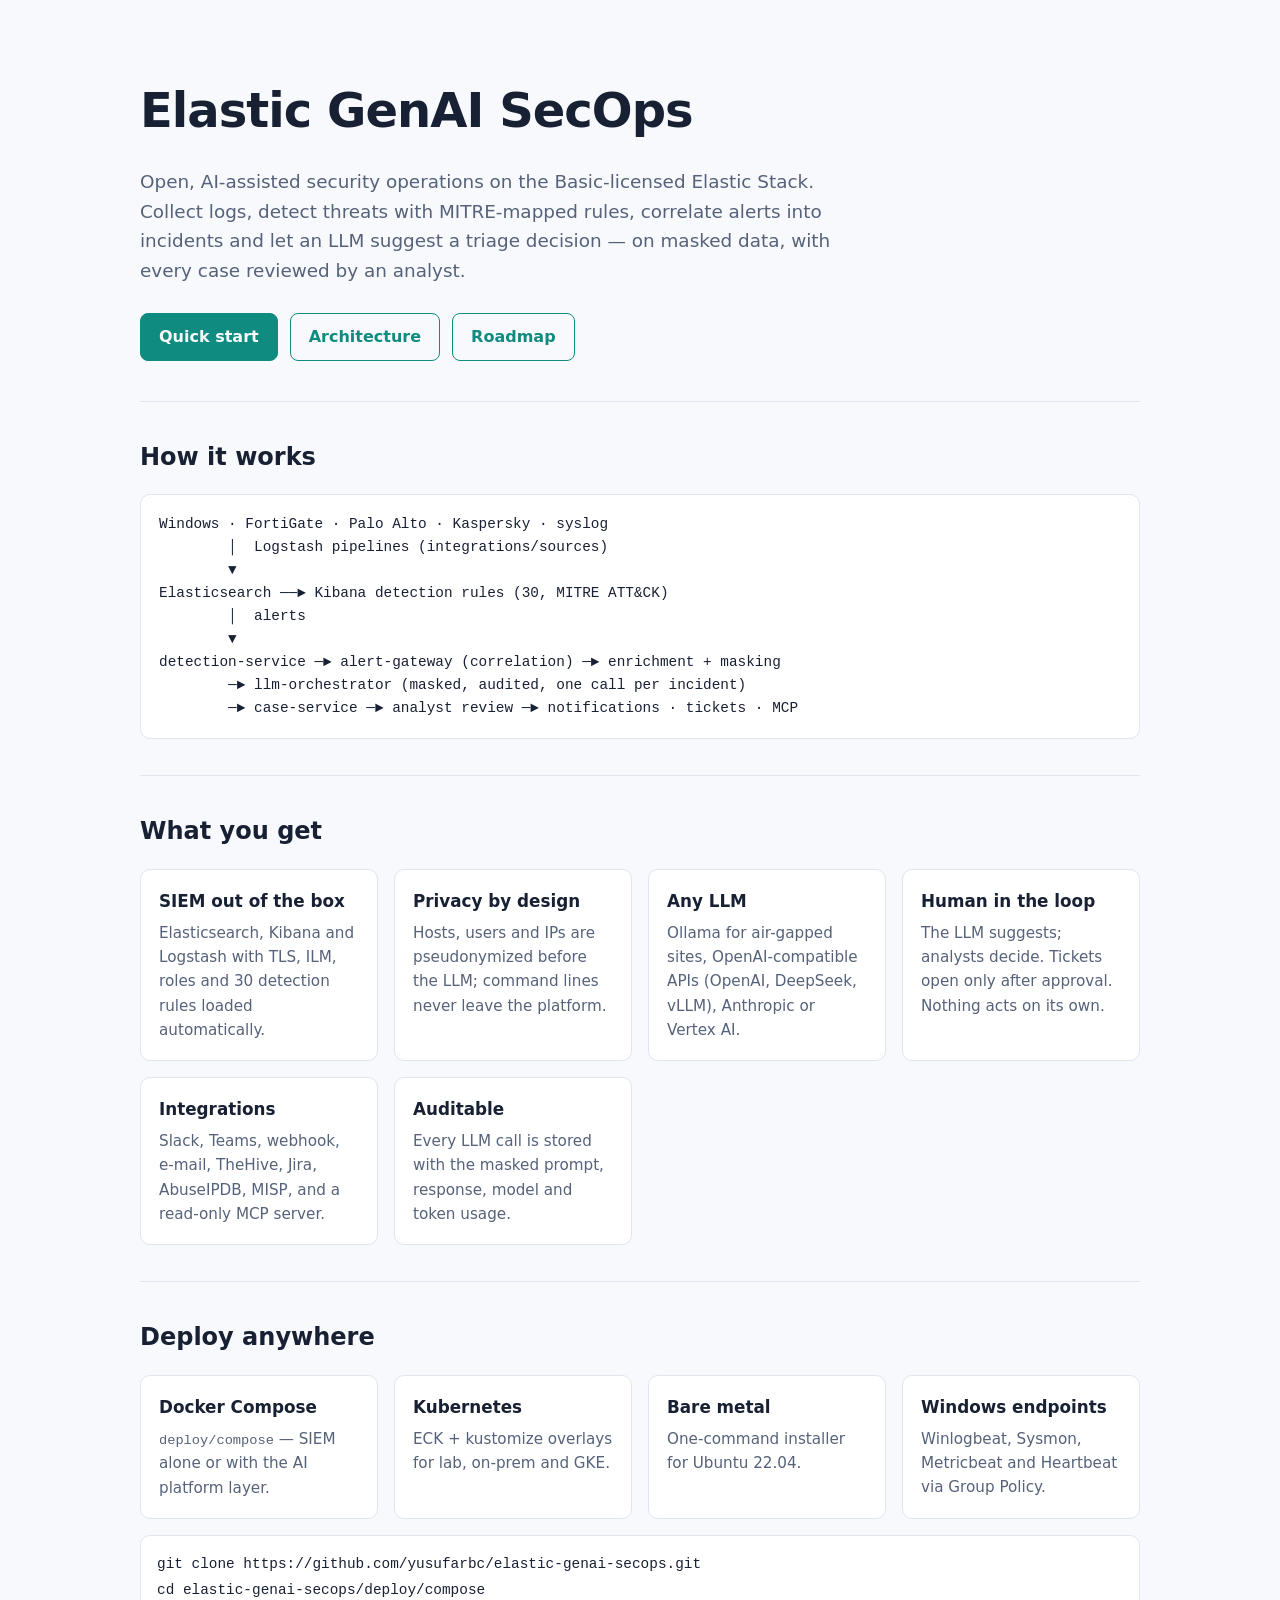
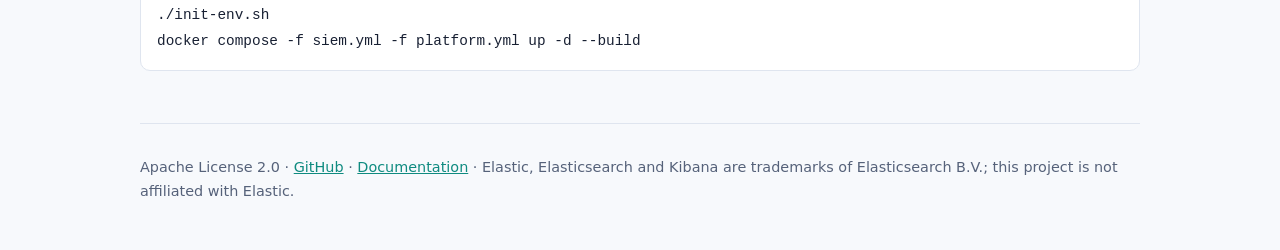
<file: website/index.html>
<!doctype html>
<html lang="en">
<head>
  <meta charset="utf-8">
  <meta name="viewport" content="width=device-width, initial-scale=1">
  <title>Elastic GenAI SecOps</title>
  <meta name="description" content="Open, AI-assisted security operations on the Basic-licensed Elastic Stack: log collection, detection, incident correlation, masked LLM triage and analyst cases.">
  <style>
    :root { --bg: #0b1220; --panel: #121a2b; --text: #e6ebf5; --muted: #9aa7bd; --accent: #36c2b4; --border: #24304a; }
    @media (prefers-color-scheme: light) {
      :root { --bg: #f7f9fc; --panel: #ffffff; --text: #182033; --muted: #56627a; --accent: #0f8b80; --border: #dfe5ef; }
    }
    * { box-sizing: border-box; }
    body { margin: 0; font: 16px/1.6 system-ui, -apple-system, "Segoe UI", Roboto, sans-serif; background: var(--bg); color: var(--text); }
    a { color: var(--accent); }
    .wrap { max-width: 1040px; margin: 0 auto; padding: 0 20px; }
    header { padding: 72px 0 40px; }
    h1 { font-size: clamp(2rem, 5vw, 3rem); margin: 0 0 12px; letter-spacing: -0.02em; }
    .lead { font-size: 1.15rem; color: var(--muted); max-width: 720px; }
    .buttons { margin-top: 28px; display: flex; gap: 12px; flex-wrap: wrap; }
    .btn { display: inline-block; padding: 10px 18px; border-radius: 8px; text-decoration: none; font-weight: 600; border: 1px solid var(--accent); }
    .btn.primary { background: var(--accent); color: var(--bg); }
    section { padding: 36px 0; border-top: 1px solid var(--border); }
    h2 { font-size: 1.5rem; margin: 0 0 18px; }
    .grid { display: grid; gap: 16px; grid-template-columns: repeat(auto-fit, minmax(230px, 1fr)); }
    .card { background: var(--panel); border: 1px solid var(--border); border-radius: 10px; padding: 18px; }
    .card h3 { margin: 0 0 6px; font-size: 1.05rem; }
    .card p { margin: 0; color: var(--muted); font-size: 0.95rem; }
    .flow { font-family: ui-monospace, SFMono-Regular, Consolas, monospace; font-size: 0.9rem; background: var(--panel); border: 1px solid var(--border); border-radius: 10px; padding: 18px; overflow-x: auto; white-space: pre; }
    code { font-family: ui-monospace, SFMono-Regular, Consolas, monospace; font-size: 0.9em; }
    pre { background: var(--panel); border: 1px solid var(--border); border-radius: 10px; padding: 16px; overflow-x: auto; }
    footer { padding: 32px 0 48px; color: var(--muted); font-size: 0.9rem; border-top: 1px solid var(--border); }
  </style>
</head>
<body>
  <div class="wrap">
    <header>
      <h1>Elastic GenAI SecOps</h1>
      <p class="lead">Open, AI-assisted security operations on the Basic-licensed Elastic Stack. Collect logs,
        detect threats with MITRE-mapped rules, correlate alerts into incidents and let an LLM suggest a
        triage decision &mdash; on masked data, with every case reviewed by an analyst.</p>
      <div class="buttons">
        <a class="btn primary" href="https://github.com/yusufarbc/elastic-genai-secops#quick-start">Quick start</a>
        <a class="btn" href="https://github.com/yusufarbc/elastic-genai-secops/blob/production/docs/architecture/overview.md">Architecture</a>
        <a class="btn" href="https://github.com/yusufarbc/elastic-genai-secops/blob/production/ROADMAP.md">Roadmap</a>
      </div>
    </header>

    <section>
      <h2>How it works</h2>
      <div class="flow">Windows · FortiGate · Palo Alto · Kaspersky · syslog
        │  Logstash pipelines (integrations/sources)
        ▼
Elasticsearch ──► Kibana detection rules (30, MITRE ATT&amp;CK)
        │  alerts
        ▼
detection-service ─► alert-gateway (correlation) ─► enrichment + masking
        ─► llm-orchestrator (masked, audited, one call per incident)
        ─► case-service ─► analyst review ─► notifications · tickets · MCP</div>
    </section>

    <section>
      <h2>What you get</h2>
      <div class="grid">
        <div class="card"><h3>SIEM out of the box</h3><p>Elasticsearch, Kibana and Logstash with TLS, ILM, roles and 30 detection rules loaded automatically.</p></div>
        <div class="card"><h3>Privacy by design</h3><p>Hosts, users and IPs are pseudonymized before the LLM; command lines never leave the platform.</p></div>
        <div class="card"><h3>Any LLM</h3><p>Ollama for air-gapped sites, OpenAI-compatible APIs (OpenAI, DeepSeek, vLLM), Anthropic or Vertex AI.</p></div>
        <div class="card"><h3>Human in the loop</h3><p>The LLM suggests; analysts decide. Tickets open only after approval. Nothing acts on its own.</p></div>
        <div class="card"><h3>Integrations</h3><p>Slack, Teams, webhook, e-mail, TheHive, Jira, AbuseIPDB, MISP, and a read-only MCP server.</p></div>
        <div class="card"><h3>Auditable</h3><p>Every LLM call is stored with the masked prompt, response, model and token usage.</p></div>
      </div>
    </section>

    <section>
      <h2>Deploy anywhere</h2>
      <div class="grid">
        <div class="card"><h3>Docker Compose</h3><p><code>deploy/compose</code> &mdash; SIEM alone or with the AI platform layer.</p></div>
        <div class="card"><h3>Kubernetes</h3><p>ECK + kustomize overlays for lab, on-prem and GKE.</p></div>
        <div class="card"><h3>Bare metal</h3><p>One-command installer for Ubuntu 22.04.</p></div>
        <div class="card"><h3>Windows endpoints</h3><p>Winlogbeat, Sysmon, Metricbeat and Heartbeat via Group Policy.</p></div>
      </div>
      <pre><code>git clone https://github.com/yusufarbc/elastic-genai-secops.git
cd elastic-genai-secops/deploy/compose
./init-env.sh
docker compose -f siem.yml -f platform.yml up -d --build</code></pre>
    </section>

    <footer>
      Apache License 2.0 · <a href="https://github.com/yusufarbc/elastic-genai-secops">GitHub</a> ·
      <a href="https://github.com/yusufarbc/elastic-genai-secops/tree/production/docs">Documentation</a> ·
      Elastic, Elasticsearch and Kibana are trademarks of Elasticsearch B.V.; this project is not affiliated with Elastic.
    </footer>
  </div>
</body>
</html>
</file>
